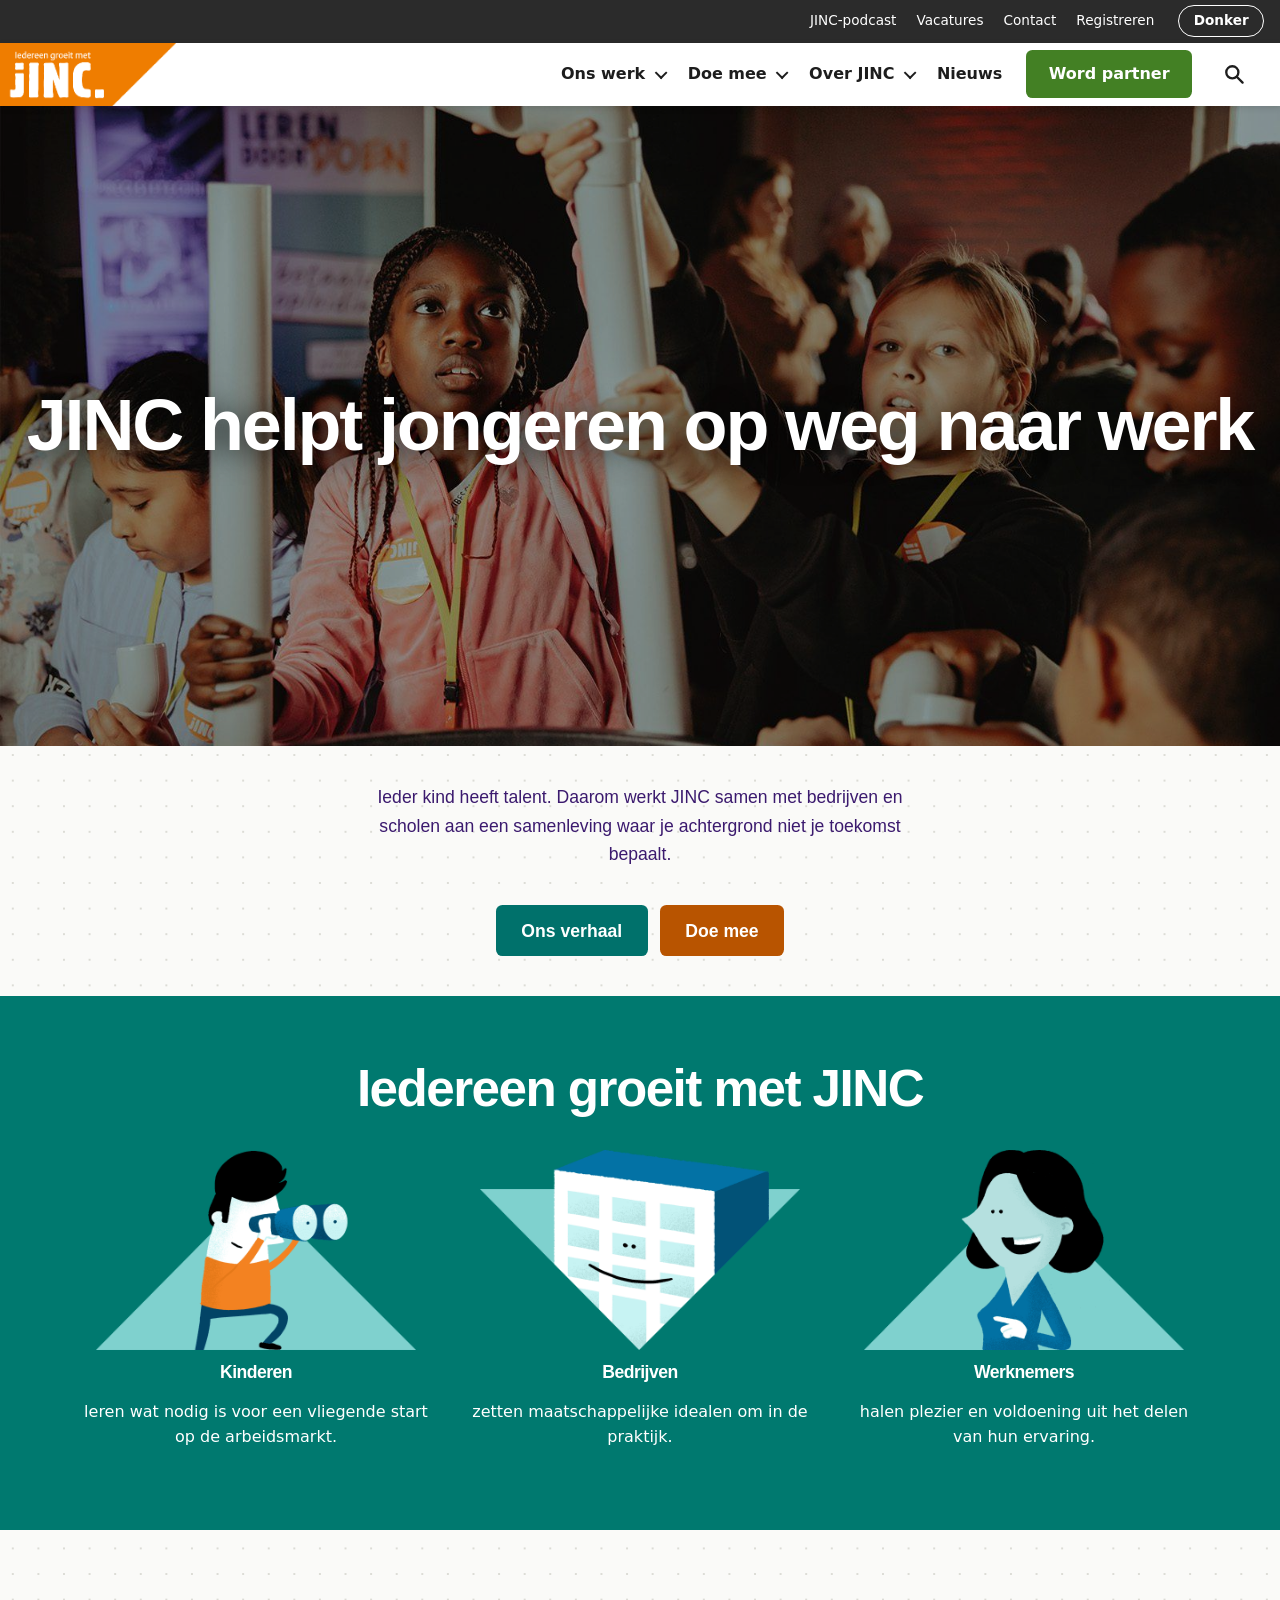
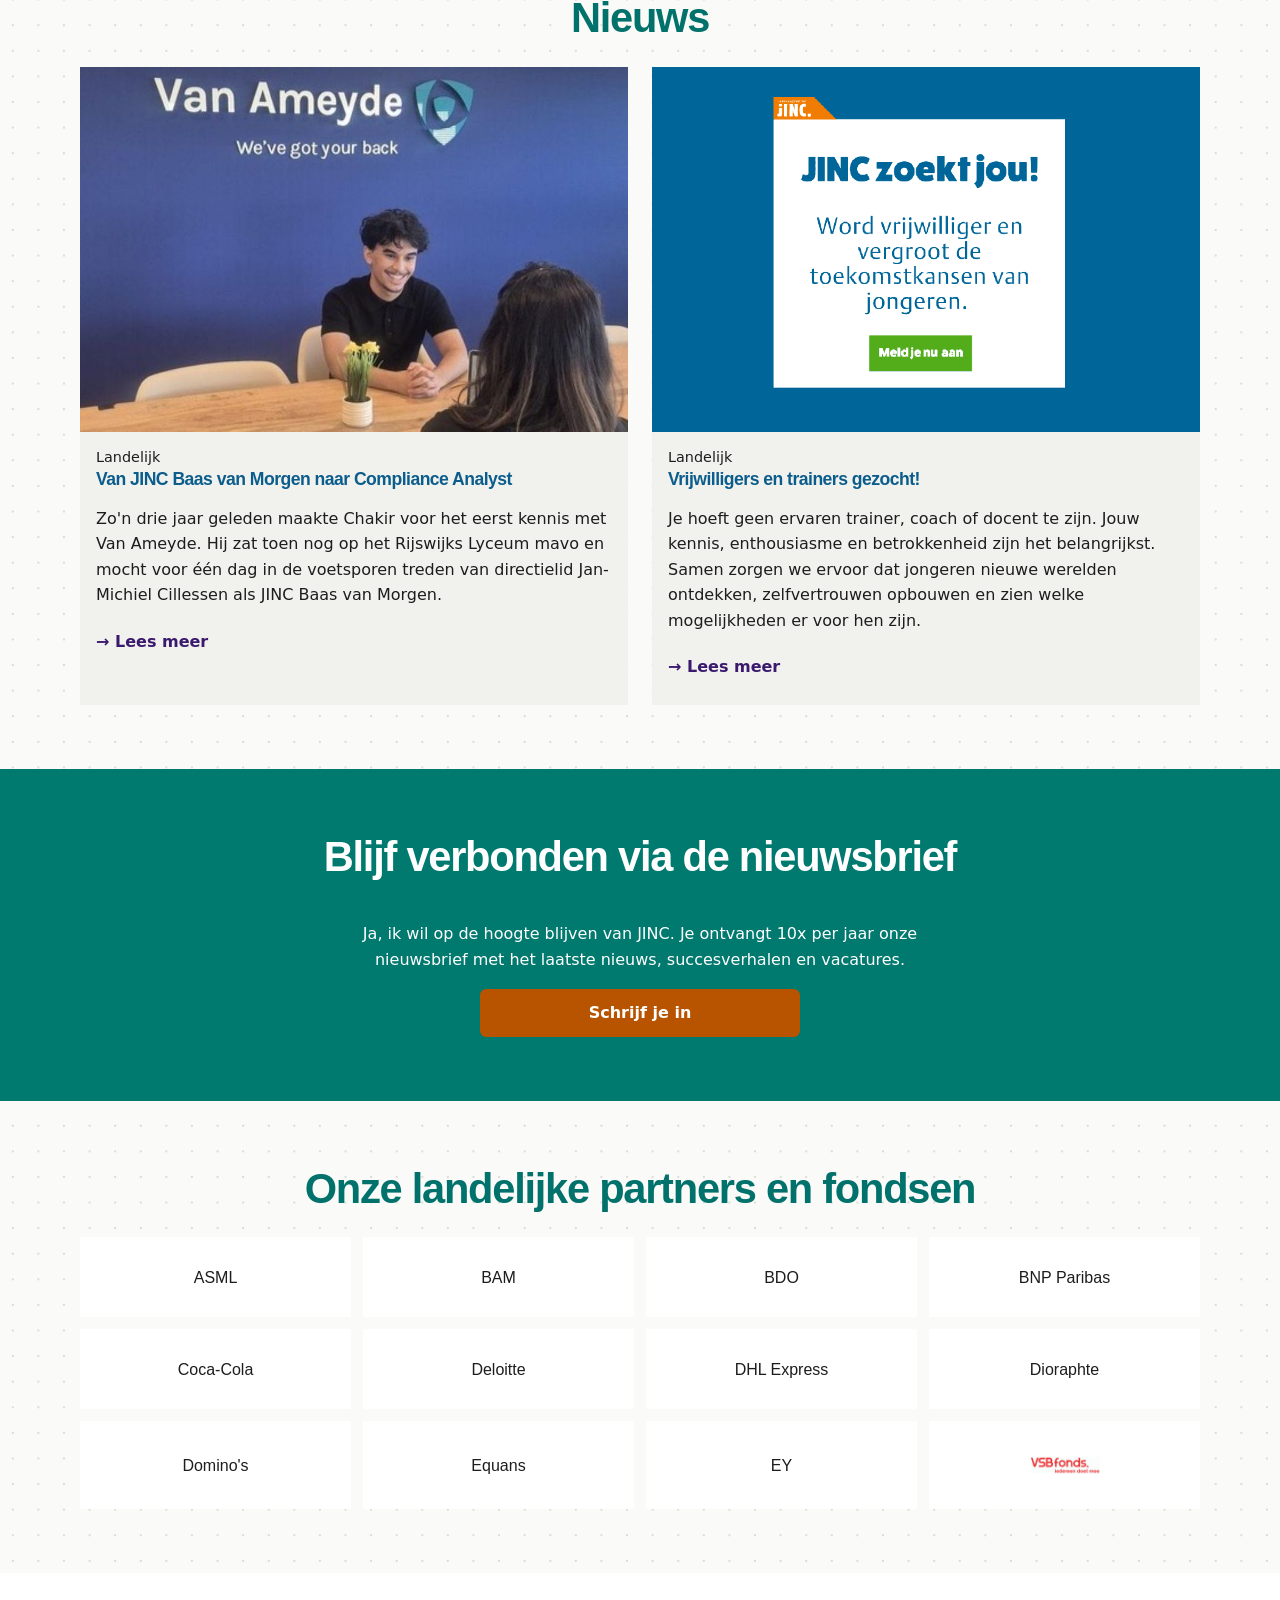
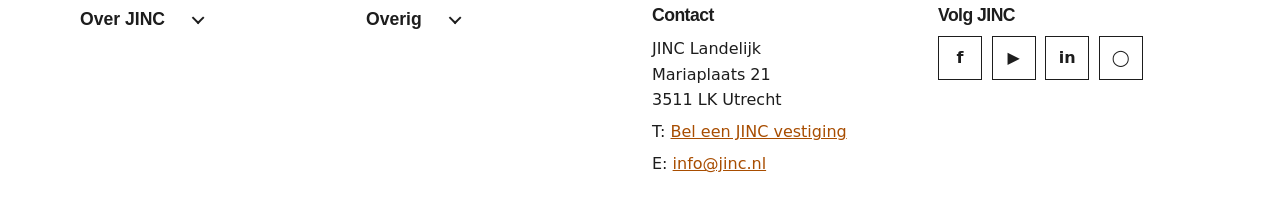
<file: index.html>
<!doctype html>
<html lang="nl">

<head>
	<meta charset="UTF-8">
	<meta name="author" content="JINC webproject">
	<meta name="viewport" content="width=device-width, initial-scale=1">
	<title>JINC - homepage</title>
	<link href="styles/styles.css" rel="stylesheet">
	<link href="styles/home.css" rel="stylesheet">
	<link rel="icon" type="image/svg+xml" href="images/favicon.svg">
</head>

<body>
	<a class="sla-over" href="#main">Ga naar de inhoud</a>

	<!-- topbalk: donkergrijze balk met service-links en de thema-knop -->
	 <!-- we gebruiken semantische html elementen zodat een screenreader 
	  betekenis kan toekennen aan wat het opleest.-->
	  <!-- <div class="topbalk" -->
	<nav aria-label="Service menu" class="topbalk">
		<ul>
			<li><a href="#">JINC-podcast</a></li>
			<li><a href="#">Vacatures</a></li>
			<li><a href="#contact">Contact</a></li>
			<li><a href="#">Registreren</a></li>
		</ul>
		<button class="themaknop" aria-label="Wissel tussen donker en licht thema">Donker</button>
	</nav>
	<!-- </div> -->

	<!-- header: logo, hoofdmenu met uitklaplijsten (details), zoeken en hamburgerknop -->
	<!-- op de homepage staat het logo in de h1 en is het geen link (je bent al op de homepage) -->
	<header>
		<h1 class="logo"><img src="images/logo.png" width="400" height="144" alt="JINC, iedereen groeit met JINC"></h1>

		<!-- hoofdmenu: groot scherm in de header,
		  telefoon schuift het in beeld via de hamburgerknop -->

		  <!-- sluit menu voor mobiel-->
		   <!-- <details> zorgt ervoor dat het uitklapt. -->
		<nav aria-label="Hoofdmenu">
			<button class="sluitknop" aria-label="Sluit menu">&times;</button>
			<ul>
				<li>
					<details>
						<summary>Ons werk</summary>
						<ul>
							<li><a href="missie.html#werk">Onze projecten</a></li>
							<li><a href="#contact">Onze vestigingen</a></li>
							<li><a href="missie.html#cijfers">Onze impact</a></li>
						</ul>
					</details>
				</li>
				<li>
					<details>
						<summary>Doe mee</summary>
						<ul>
							<li><a href="#">Word vrijwilliger</a></li>
							<li><button class="doemee-knop">Schrijf je in voor de nieuwsbrief</button></li>
							<li><a href="index.html#partners">Word partner</a></li>
						</ul>
					</details>
				</li>
				<li>
					<details>
						<summary>Over JINC</summary>
						<ul>
							<li><a href="missie.html">Onze missie</a></li>
							<li><a href="index.html#partners">Onze partners</a></li>
							<li><a href="#">Jaarverslag</a></li>
						</ul>
					</details>
				</li>
				<li><a href="index.html#nieuws">Nieuws</a></li>
				<li><a class="knop knop-groen" href="index.html#partners">Word partner</a></li>
			</ul>
		</nav>

		<!-- zoeken: de knop klapt het zoekveld uit; zoekt op jinc.nl via Google -->
		 <!-- target zorgt ervoor dat je naar een ander tablat gaat. action is de actie
		   die formulier gaat uitvoeren en gaat naar google  as_sitesearch 
		   zie je in de url en q ook. value is dus dat alles binnen wordt opgezocht. -->
		<form class="zoeken" target="_blank" action="https://www.google.com/search">
			<input type="hidden" name="as_sitesearch" value="jinc.nl">
			<label class="onzichtbaar" for="zoekveld">Zoek op jinc.nl</label>
			<input id="zoekveld" type="search" name="q" placeholder="Zoeken...">
			<button type="button" class="zoekknop" aria-label="Zoeken" aria-expanded="false" aria-controls="zoekveld">
				<svg viewBox="0 0 24 24" aria-hidden="true"><circle cx="10" cy="10" r="6.5"></circle><path d="M15 15l6 6"></path></svg>
			</button>
		</form>

		<button class="hamburger" aria-label="Open menu" aria-expanded="false"><span></span></button>
	</header>

	<main>
		<!-- sectie 1: intro met kop, tekst en twee knoppen -->
		<section class="intro">
			<div class="intro-beeld">
				<img src="images/hero.jpg" width="1600" height="1067" alt="Kinderen bouwen samen met witte buizen tijdens een JINC-activiteit">
				<h2>JINC helpt jongeren op weg naar werk</h2>
			</div>
			<p>Ieder kind heeft talent. Daarom werkt JINC samen met bedrijven en scholen aan een samenleving waar je achtergrond niet je toekomst bepaalt.</p>
			<!-- <div class="knoppen"> -->
			<p class="knoppen">
				<a class="knop knop-teal" href="missie.html">Ons verhaal</a>
				<a class="knop knop-oranje" href="#nieuwsbrief">Doe mee</a>
			</p>
			<!-- </div> -->
		</section>

		<!-- sectie 2: iedereen groeit met JINC, drie doelgroepen -->
		<section class="groeit">
			<h2>Iedereen groeit met JINC</h2>
			<ul>
				<li>
					<!-- alt: als het plaatje niet werkt krijg je uitleg over het plaatje en de screenreader leest het op -->
					<img src="images/kinderen.png" width="720" height="450" loading="lazy" alt="Illustratie van een kind met een verrekijker">
					<h3>Kinderen</h3>
					<p>leren wat nodig is voor een vliegende start op de arbeidsmarkt.</p>
				</li>
				<li>
					<img src="images/bedrijven.png" width="720" height="450" loading="lazy" alt="Illustratie van een lachend kantoorgebouw">
					<h3>Bedrijven</h3>
					<p>zetten maatschappelijke idealen om in de praktijk.</p>
				</li>
				<li>
					<img src="images/werknemers.png" width="720" height="450" loading="lazy" alt="Illustratie van een werknemer die wijst">
					<h3>Werknemers</h3>
					<p>halen plezier en voldoening uit het delen van hun ervaring.</p>
				</li>
			</ul>
		</section>

		<!-- sectie 3: nieuws -->
		<section class="nieuws" id="nieuws">
			<h2>Nieuws</h2>
			<ul>
				<li>
					<img src="images/nieuws1.jpg" width="900" height="600" loading="lazy" alt="Twee mensen in gesprek aan een tafel">
					<p class="label">Landelijk</p>
					<h3>Van JINC Baas van Morgen naar Compliance Analyst</h3>
					<p>Zo'n drie jaar geleden maakte Chakir voor het eerst kennis met Van Ameyde. Hij zat toen nog op het Rijswijks Lyceum mavo en mocht voor één dag in de voetsporen treden van directielid Jan-Michiel Cillessen als JINC Baas van Morgen.</p>
					<a class="lees-meer" href="#">Lees meer<span class="onzichtbaar"> over Van JINC Baas van Morgen naar Compliance Analyst</span></a>
				</li>
				<li>
					<img src="images/nieuws2.png" width="900" height="600" loading="lazy" alt="Oproep om vrijwilliger te worden bij JINC">
					<p class="label">Landelijk</p>
					<h3>Vrijwilligers en trainers gezocht!</h3>
					<p>Je hoeft geen ervaren trainer, coach of docent te zijn. Jouw kennis, enthousiasme en betrokkenheid zijn het belangrijkst. Samen zorgen we ervoor dat jongeren nieuwe werelden ontdekken, zelfvertrouwen opbouwen en zien welke mogelijkheden er voor hen zijn.</p>
					<a class="lees-meer" href="#">Lees meer<span class="onzichtbaar"> over Vrijwilligers en trainers gezocht!</span></a>
				</li>
			</ul>
		</section>

		<!-- sectie 4: nieuwsbrief-oproep, opent de pop-up -->
		<section class="nieuwsbrief" id="nieuwsbrief">
			<h2>Blijf verbonden via de nieuwsbrief</h2>
			<p>Ja, ik wil op de hoogte blijven van JINC. Je ontvangt 10x per jaar onze nieuwsbrief met het laatste nieuws, succesverhalen en vacatures.</p>
			<button class="knop knop-oranje doemee-knop">Schrijf je in</button>
		</section>

		<!-- sectie 5: partners (namen als tekst, vervang door logo's) -->
		<section class="partners" id="partners">
			<h2>Onze landelijke partners en fondsen</h2>
			<ul>
				<li>ASML</li>
				<li>BAM</li>
				<li>BDO</li>
				<li>BNP&nbsp;Paribas</li>
				<li>Coca-Cola</li>
				<li>Deloitte</li>
				<li>DHL&nbsp;Express</li>
				<li>Dioraphte</li>
				<li>Domino's</li>
				<li>Equans</li>
				<li>EY</li>
				<li><img src="images/vsb-fonds.png" width="300" height="300" loading="lazy" alt="VSB fonds, iedereen doet mee"></li>
			</ul>
		</section>

	</main>

	<!-- footer: uitklapbare lijsten, contact en social media -->
	<footer>
		<details>
			<summary>Over JINC</summary>
			<ul>
				<li><a href="missie.html">Onze missie</a></li>
				<li><a href="#">Jaarverslag</a></li>
				<li><a href="#">Werken bij JINC</a></li>
			</ul>
		</details>
		<details>
			<summary>Overig</summary>
			<ul>
				<li><a href="#">Privacy</a></li>
				<li><a href="#">Cookies</a></li>
				<li><a href="#">Disclaimer</a></li>
			</ul>
		</details>

		<section id="contact">
			<h2>Contact</h2>
			<p>JINC Landelijk<br>Mariaplaats 21<br>3511 LK Utrecht</p>
			<p>T: <a href="#">Bel een JINC vestiging</a></p>
			<p>E: <a href="mailto:info@jinc.nl">info@jinc.nl</a></p>
		</section>

		<section>
			<h2>Volg JINC</h2>
			<ul class="social">
				<li><a href="#" aria-label="Facebook">f</a></li>
				<li><a href="#" aria-label="YouTube">&#9654;</a></li>
				<li><a href="#" aria-label="LinkedIn">in</a></li>
				<li><a href="#" aria-label="Instagram">&#9711;</a></li>
			</ul>
		</section>
	</footer>

	<!-- pop-up nieuwsbrief: native dialog-element, geopend met JS -->
	<dialog id="nieuwsbrief-popup" aria-labelledby="popup-titel">
		<form method="dialog" class="popup-form">
			<h2 id="popup-titel">Blijf verbonden via de nieuwsbrief</h2>
			<label for="popup-mail">E-mailadres</label>
			<input id="popup-mail" type="email" required placeholder="naam@voorbeeld.nl">
			<p class="popup-melding" role="status"></p>
			<div class="popup-knoppen">
				<button type="submit" class="knop knop-oranje">Schrijf je in</button>
				<button type="button" class="knop knop-teal popup-sluit">Sluiten</button>
			</div>
		</form>
	</dialog>

	<script defer src="scripts/script.js"></script>
</body>

</html>
</file>
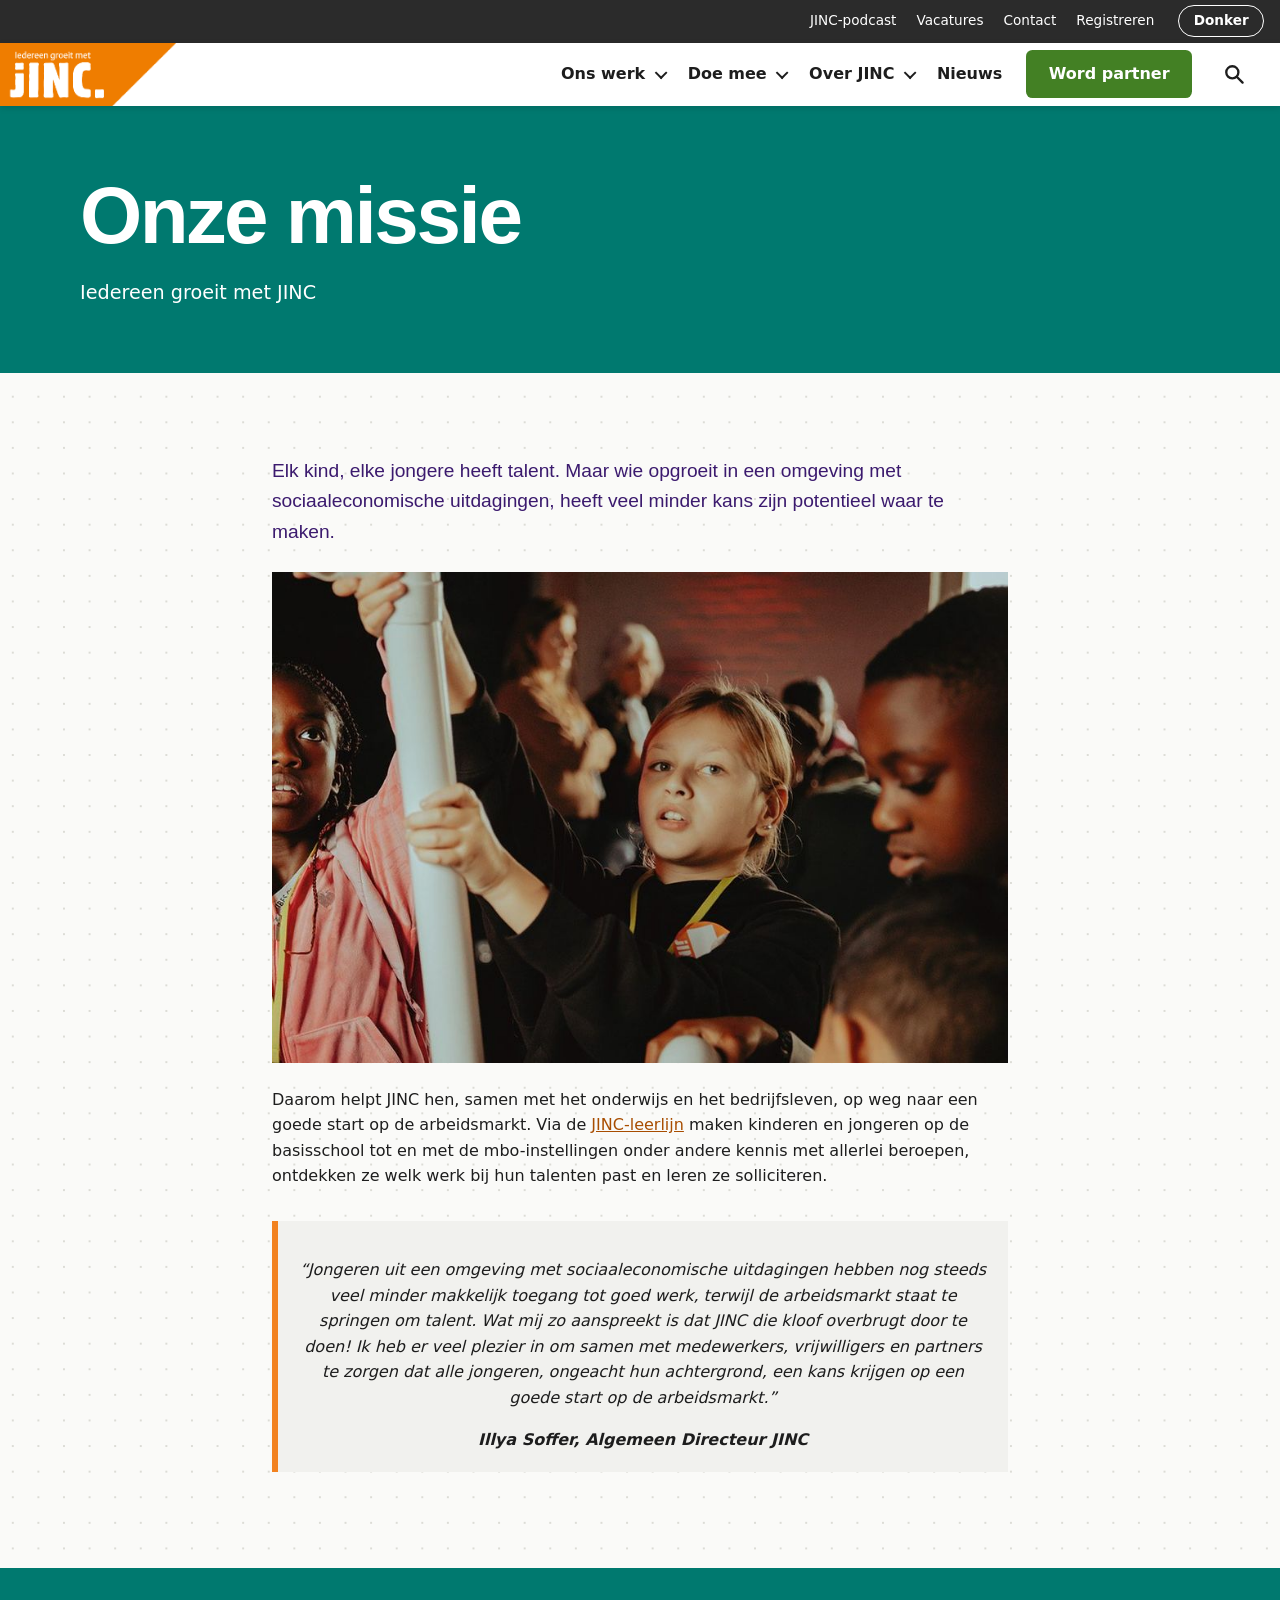
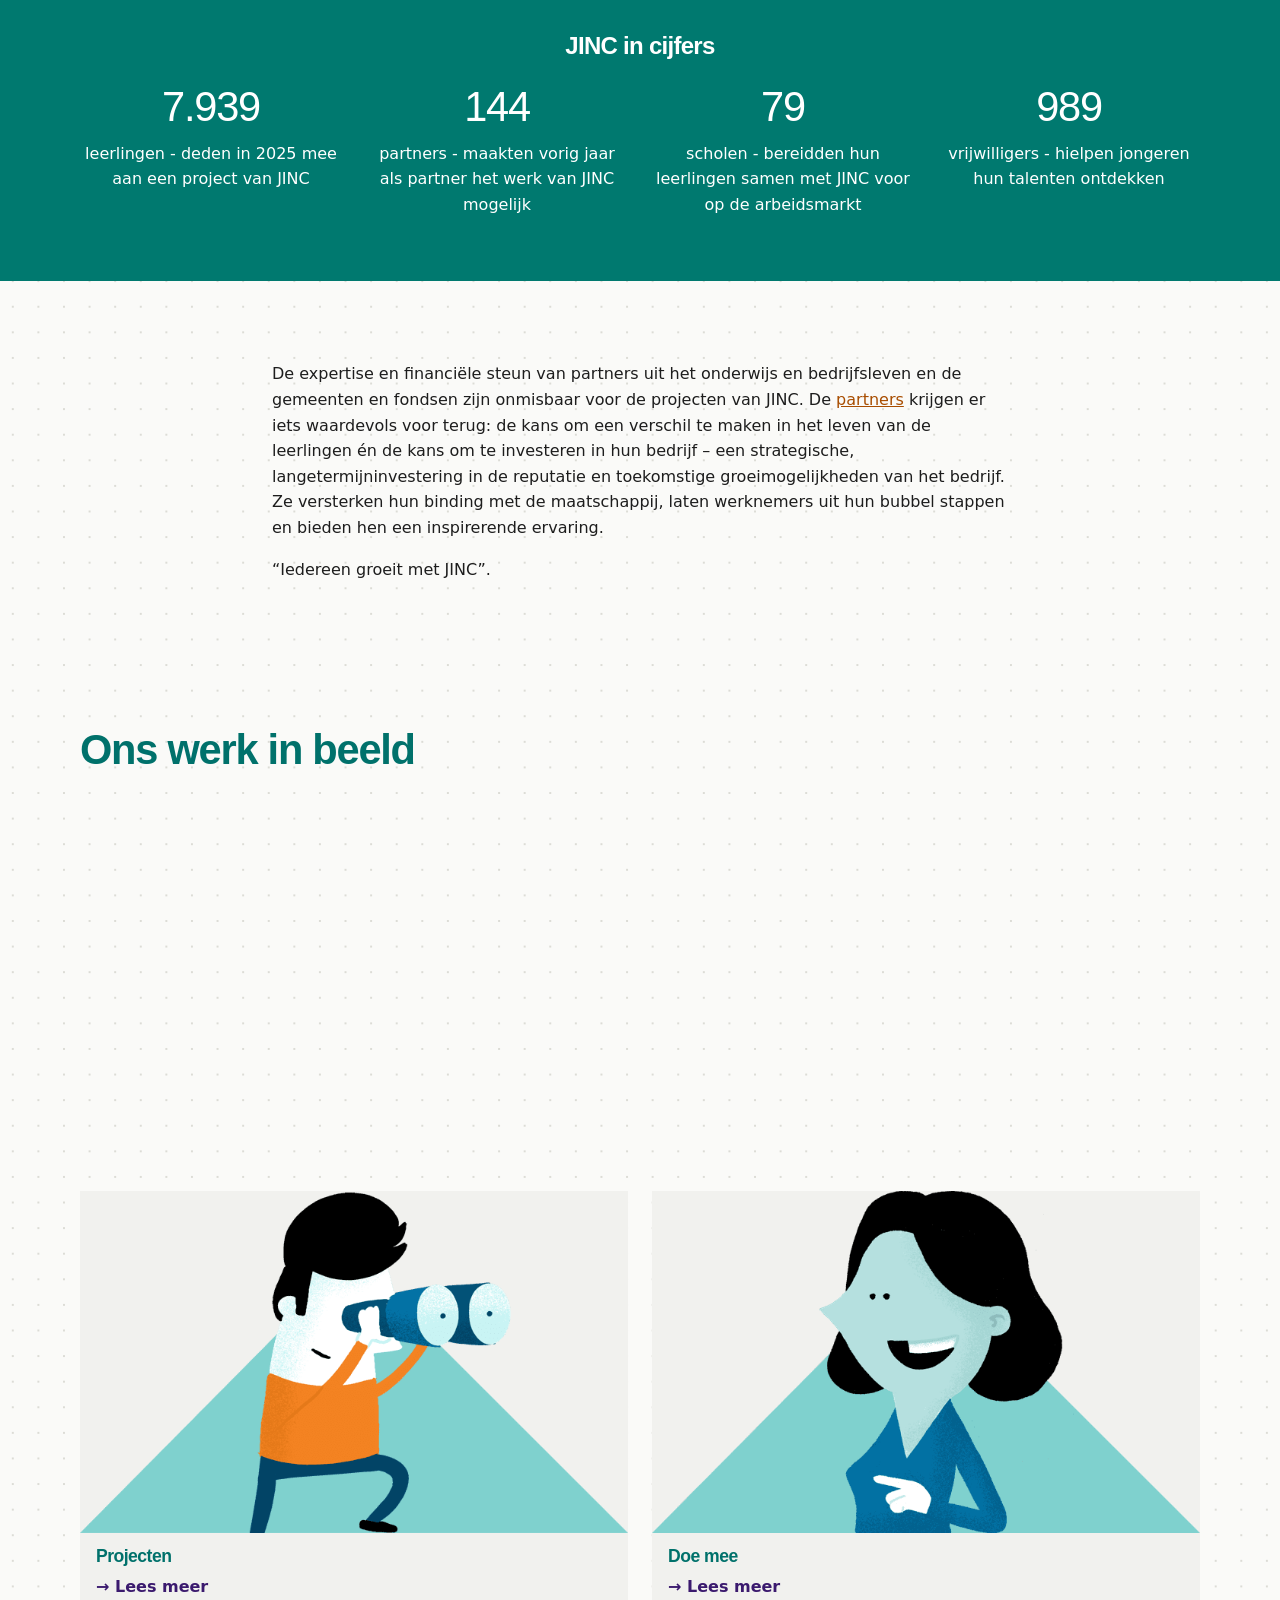
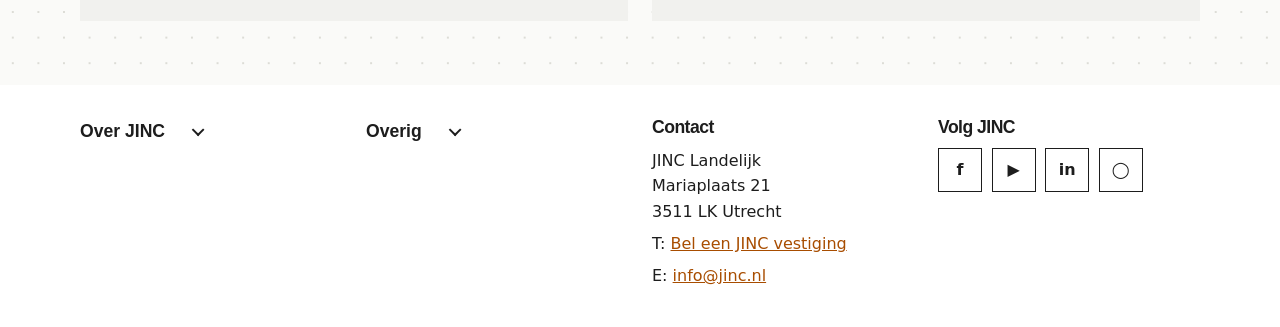
<file: missie.html>
<!doctype html>
<html lang="nl">

<head>
	<meta charset="UTF-8">
	<meta name="author" content="JINC webproject">
	<meta name="viewport" content="width=device-width, initial-scale=1">
	<title>JINC - onze missie</title>
	<link href="styles/styles.css" rel="stylesheet">
	<link href="styles/missie.css" rel="stylesheet">
	<link rel="icon" type="image/svg+xml" href="images/favicon.svg">
</head>

<body>
	<a class="sla-over" href="#main">Ga naar de inhoud</a>

	<!-- topbalk: donkergrijze balk met service-links en de thema-knop -->
	<nav aria-label="Service menu" class="topbalk">
		<ul>
			<li><a href="#">JINC-podcast</a></li>
			<li><a href="#">Vacatures</a></li>
			<li><a href="#contact">Contact</a></li>
			<li><a href="#">Registreren</a></li>
		</ul>
		<button class="themaknop" aria-label="Wissel tussen donker en licht thema">Donker</button>
	</nav>
		
	<!-- header: logo, hoofdmenu met uitklaplijsten (details), zoeken en hamburgerknop -->
	<!-- op de homepage staat het logo in de h1 en is het geen link (je bent al op de homepage) -->
	<header>
		<a class="logo" href="index.html"><img src="images/logo.png" width="400" height="144" alt="JINC, naar de homepage"></a>

		<!-- hoofdmenu: groot scherm in de header, telefoon schuift het in beeld via de hamburgerknop -->
		<nav aria-label="Hoofdmenu">
			<button class="sluitknop" aria-label="Sluit menu">&times;</button>
			<ul>
				<li>
					<details>
						<summary>Ons werk</summary>
						<ul>
							<li><a href="missie.html#werk">Onze projecten</a></li>
							<li><a href="#contact">Onze vestigingen</a></li>
							<li><a href="missie.html#cijfers">Onze impact</a></li>
						</ul>
					</details>
				</li>
				<li>
					<details>
						<summary>Doe mee</summary>
						<ul>
							<li><a href="#">Word vrijwilliger</a></li>
							<li><button class="doemee-knop">Schrijf je in voor de nieuwsbrief</button></li>
							<li><a href="index.html#partners">Word partner</a></li>
						</ul>
					</details>
				</li>
				<li>
					<details>
						<summary>Over JINC</summary>
						<ul>
							<li><a href="missie.html" aria-current="page">Onze missie</a></li>
							<li><a href="index.html#partners">Onze partners</a></li>
							<li><a href="#">Jaarverslag</a></li>
						</ul>
					</details>
				</li>
				<li><a href="index.html#nieuws">Nieuws</a></li>
				<li><a class="knop knop-groen" href="index.html#partners">Word partner</a></li>
			</ul>
		</nav>

		<!-- zoeken: de knop klapt het zoekveld uit; zoekt op jinc.nl via Google -->
		<form class="zoeken" role="search" action="https://www.google.com/search">
			<input type="hidden" name="as_sitesearch" value="jinc.nl">
			<label class="onzichtbaar" for="zoekveld">Zoek op jinc.nl</label>
			<input id="zoekveld" type="search" name="q" placeholder="Zoeken...">
			<button type="button" class="zoekknop" aria-label="Zoeken" aria-expanded="false" aria-controls="zoekveld">
				<svg viewBox="0 0 24 24" aria-hidden="true"><circle cx="10" cy="10" r="6.5"></circle><path d="M15 15l6 6"></path></svg>
			</button>
		</form>

		<button class="hamburger" aria-label="Open menu" aria-expanded="false"><span></span></button>
	</header>

	<main id="main">

		<!-- sectie 1: kop en slogan -->
		<section class="intro">
			<h1>Onze missie</h1>
			<p>Iedereen groeit met JINC</p>
		</section>

		<!-- sectie 2: missie-tekst, foto en citaat -->
		<section class="verhaal">
			<p class="lead">Elk kind, elke jongere heeft talent. Maar wie opgroeit in een omgeving met sociaaleconomische uitdagingen, heeft veel minder kans zijn potentieel waar te maken.</p>
			<img src="images/missie-foto.jpg" width="900" height="600" loading="lazy" alt="Kinderen werken samen aan een opdracht tijdens een JINC-project">
			<p>Daarom helpt JINC hen, samen met het onderwijs en het bedrijfsleven, op weg naar een goede start op de arbeidsmarkt. Via de <a href="#">JINC-leerlijn</a> maken kinderen en jongeren op de basisschool tot en met de mbo-instellingen onder andere kennis met allerlei beroepen, ontdekken ze welk werk bij hun talenten past en leren ze solliciteren.</p>
			<blockquote>
				<p>&ldquo;Jongeren uit een omgeving met sociaaleconomische uitdagingen hebben nog steeds veel minder makkelijk toegang tot goed werk, terwijl de arbeidsmarkt staat te springen om talent. Wat mij zo aanspreekt is dat JINC die kloof overbrugt door te doen! Ik heb er veel plezier in om samen met medewerkers, vrijwilligers en partners te zorgen dat alle jongeren, ongeacht hun achtergrond, een kans krijgen op een goede start op de arbeidsmarkt.&rdquo;</p>
				<footer>Illya Soffer, Algemeen Directeur JINC</footer>
			</blockquote>
		</section>

		<!-- sectie 3: cijfers, tellen op in beeld (JS) -->
		<section class="cijfers" id="cijfers">
			<h2>JINC in cijfers</h2>
			<ul>
				<li><span class="stat-getal" data-eind="9208">9.208</span> leerlingen - deden in 2025 mee aan een project van JINC</li>
				<li><span class="stat-getal" data-eind="167">167</span> partners - maakten vorig jaar als partner het werk van JINC mogelijk</li>
				<li><span class="stat-getal" data-eind="92">92</span> scholen - bereidden hun leerlingen samen met JINC voor op de arbeidsmarkt</li>
				<li><span class="stat-getal" data-eind="1147">1.147</span> vrijwilligers - hielpen jongeren hun talenten ontdekken</li>
			</ul>
		</section>

		<section class="verhaal">
			<p>De expertise en financiële steun van partners uit het onderwijs en bedrijfsleven en de gemeenten en fondsen zijn onmisbaar voor de projecten van JINC. De <a href="index.html#partners">partners</a> krijgen er iets waardevols voor terug: de kans om een verschil te maken in het leven van de leerlingen én de kans om te investeren in hun bedrijf – een strategische, langetermijninvestering in de reputatie en toekomstige groeimogelijkheden van het bedrijf. Ze versterken hun binding met de maatschappij, laten werknemers uit hun bubbel stappen en bieden hen een inspirerende ervaring.</p>
			<p>&ldquo;Iedereen groeit met JINC&rdquo;.</p>
		</section>

		<!-- sectie 4: video en projecten -->
		<section class="werk" id="werk">
			<h2>Ons werk in beeld</h2>
			<!-- TODO: vervang srcdoc door src="[Vimeo-embed-url van 'JINC in het kort']" -->
<iframe title="vimeo-player" src="https://player.vimeo.com/video/1025046850?h=c74a04eaa2" width="640" height="360" frameborder="0" referrerpolicy="strict-origin-when-cross-origin" allow="autoplay; fullscreen; picture-in-picture; clipboard-write; encrypted-media; web-share"   allowfullscreen></iframe>			<ul>
				<li>
					<img src="images/kinderen.png" width="720" height="450" loading="lazy" alt="">
					<h3>Projecten</h3>
					<a class="lees-meer" href="#">Lees meer<span class="onzichtbaar"> over de projecten</span></a>
				</li>
				<li>
					<img src="images/werknemers.png" width="720" height="450" loading="lazy" alt="">
					<h3>Doe mee</h3>
					<a class="lees-meer" href="#">Lees meer<span class="onzichtbaar"> over meedoen</span></a>
				</li>
			</ul>
		</section>

	</main>

	<!-- footer: uitklapbare lijsten, contact en social media -->
	<footer>
		<details>
			<summary>Over JINC</summary>
			<ul>
				<li><a href="missie.html">Onze missie</a></li>
				<li><a href="#">Jaarverslag</a></li>
				<li><a href="#">Werken bij JINC</a></li>
			</ul>
		</details>
		<details>
			<summary>Overig</summary>
			<ul>
				<li><a href="#">Privacy</a></li>
				<li><a href="#">Cookies</a></li>
				<li><a href="#">Disclaimer</a></li>
			</ul>
		</details>

		<section id="contact">
			<h2>Contact</h2>
			<p>JINC Landelijk<br>Mariaplaats 21<br>3511 LK Utrecht</p>
			<p>T: <a href="#">Bel een JINC vestiging</a></p>
			<p>E: <a href="mailto:info@jinc.nl">info@jinc.nl</a></p>
		</section>

		<section>
			<h2>Volg JINC</h2>
			<ul class="social">
				<li><a href="#" aria-label="Facebook">f</a></li>
				<li><a href="#" aria-label="YouTube">&#9654;</a></li>
				<li><a href="#" aria-label="LinkedIn">in</a></li>
				<li><a href="#" aria-label="Instagram">&#9711;</a></li>
			</ul>
		</section>
	</footer>

	<!-- pop-up nieuwsbrief: native dialog-element, geopend met JS -->
	<dialog id="nieuwsbrief-popup" aria-labelledby="popup-titel">
		<form method="dialog" class="popup-form">
			<h2 id="popup-titel">Blijf verbonden via de nieuwsbrief</h2>
			<label for="popup-mail">E-mailadres</label>
			<input id="popup-mail" type="email" required placeholder="naam@voorbeeld.nl">
			<p class="popup-melding" role="status"></p>
			<div class="popup-knoppen">
				<button type="submit" class="knop knop-oranje">Schrijf je in</button>
				<button type="button" class="knop knop-teal popup-sluit">Sluiten</button>
			</div>
		</form>
	</dialog>

	<script defer src="scripts/script.js"></script>
</body>

</html>
</file>
<file: styles/styles.css>
/**************/
/* CSS REMEDY */
/**************/
*,
*::after,
*::before {
	box-sizing: border-box;
}

button,
summary {
	cursor: pointer;
	border: none;
	background-color: transparent;
	padding: 0;
	font: inherit;
	color: inherit;
}

/* geen standaard driehoekje bij details, we tekenen zelf een pijltje */
/* bron: https://developer.mozilla.org/en-US/docs/Web/HTML/Element/details */
summary {
	list-style: none;
}

summary::-webkit-details-marker {
	display: none;
}

img {
	max-width: 100%;
	height: auto;
	display: block;
}

ul {
	list-style: none;
	margin: 0;
	padding: 0;
}

/*********************/
/* CUSTOM PROPERTIES */
/*********************/
/* bron: https://developer.mozilla.org/en-US/docs/Web/CSS/Using_CSS_custom_properties */

:root {
	--color-teal: #00a59c;
	--color-teal-donker: #00716b;
	--color-vlak: #00796f; 
	--color-oranje: #f28220;
	--color-groen: #438024; 
	--color-paars: #350b5f;
	--color-paars-tekst: #3b1a6e;
	--color-topbalk: #2b2b2b;
	--color-background: #fafaf8;
	--color-background-kaart: #f1f1ee;
	--color-text: #1d1d1d;
	--color-headings: #00716b;
	--color-link: #a84d00;
	--color-header: #ffffff;
	--color-nav: #ffffff;
	--color-stip: #dcdcd6;
	--color-focus: #3b1a6e;
	--font-kop: 'Arial Black', 'Helvetica Neue', Arial, sans-serif;
	--font-tekst: system-ui, 'Segoe UI', Arial, sans-serif;
	--uitklaptijd: .4s;
}

/* donkere modus: alleen de custom properties worden overschreven */
.donker-modus {
	--color-background: #0f2423;
	--color-background-kaart: #173231;
	--color-text: #f1f1ee;
	--color-headings: #5fe0d6;
	--color-link: #ffb066;
	--color-header: #0a1918;
	--color-nav: #0a1918;
	--color-stip: #1f3a39;
	--color-paars-tekst: #e9ddff;
	--color-focus: #ffffff;
}

/*********************/
/* ALGEMENE STYLING  */
/*********************/

html {
	scroll-padding-top: 5rem; /* ankerlinks verdwijnen niet onder de vaste header */
}

body {
	margin: 0;
	background-color: var(--color-background);
	/* surface plane: subtiel stippenpatroon op de achtergrond */
	/* bron: https://developer.mozilla.org/en-US/docs/Web/CSS/gradient/radial-gradient */
	background-image: radial-gradient(var(--color-stip) 1.5px, transparent 1.5px);
	background-size: 1.6rem 1.6rem;
	color: var(--color-text);
	font-family: var(--font-tekst);
	line-height: 1.6;
}

h1,
h2,
h3 {
	font-family: var(--font-kop);
	line-height: 1.15;
	letter-spacing: -0.03em;
	margin: 0 0 .6em;
}

a {
	color: var(--color-link);
}

main section {
	padding: 2.5rem 1.25rem;
}

main section>* {
	max-width: 70rem;
	margin-inline: auto;
}

/* wel voor de screenreader, niet in beeld */
/* bron: https://www.a11yproject.com/posts/how-to-hide-content/ */
.onzichtbaar,
.sla-over:not(:focus) {
	position: absolute;
	width: 1px;
	height: 1px;
	overflow: hidden;
	clip-path: inset(50%);
}

.sla-over {
	position: absolute;
	z-index: 20;
	padding: .75rem;
	background-color: #fff;
	color: #000;
}

/* pijltje bij elke uitklaplijst (menu en footer), draait om als hij open is */
summary::after {
	content: "";
	flex-shrink: 0;
	width: .55rem;
	height: .55rem;
	margin-left: .6rem;
	border-right: .16em solid currentColor;
	border-bottom: .16em solid currentColor;
	transform: rotate(45deg) translateY(-.15rem);
	transition: transform .2s;
}

details[open]>summary::after {
	transform: rotate(225deg);
}

/*** KNOPPEN ***/

.knop {
	display: inline-block;
	min-height: 2.75rem;
	padding: .7rem 1.6rem;
	border-radius: .4rem;
	font-weight: 700;
	text-align: center;
	text-decoration: none;
	color: #fff;
}

.knop-teal {
	background-color: var(--color-teal-donker);
}

.knop-oranje {
	background-color: #b85400;
}

.knop-groen {
	background-color: var(--color-groen);
}

/* 'Lees meer'-links (homepage en missiepagina) */
.lees-meer {
	display: inline-block;
	padding-block: .3rem; /* groter klikvlak */
	font-weight: 700;
	color: var(--color-paars-tekst);
	text-decoration: none;
}

.lees-meer::before {
	content: "→ ";
}

/************/
/** STATES **/
/************/

/** hover **/

/* hoverkleur met genoeg contrast in licht én donker thema */
a:hover,
header nav summary:hover {
	color: var(--color-headings);
}

.knop:hover {
	transform: scale(1.04);
	color: #fff;
}

.lees-meer:hover {
	text-decoration: underline;
}

.topbalk a:hover {
	color: #fff;
	text-decoration: underline;
}

.themaknop:hover {
	background-color: var(--color-vlak);
}

header nav details a:hover,
header nav details button:hover {
	color: #ffb066;
}

/** focus **/

a:focus-visible,
button:focus-visible,
summary:focus-visible,
input:focus-visible {
	outline: .2em solid var(--color-focus);
	outline-offset: .2em;
}

/* op donkere vlakken een witte focusrand */
.topbalk :focus-visible,
header nav details ul :focus-visible {
	outline-color: #fff;
}

/** active **/

.knop:active,
.themaknop:active,
.zoekknop:active,
.hamburger:active {
	transform: translateY(.1em);
}

/*************/
/** TOPBALK **/
/*************/

.topbalk {
	display: flex;
	flex-wrap: wrap; /* bij hele smalle schermen of grote letters mag het naar een tweede regel */
	align-items: center;
	justify-content: flex-end;
	gap: .25rem 1.5rem;
	padding: .2rem 1rem;
	background-color: var(--color-topbalk);
	font-size: .85rem;
	color: #fff;
}

.topbalk ul {
	display: flex;
	flex-wrap: wrap;
	gap: 0 1.25rem;
}

.topbalk a {
	display: inline-block;
	padding-block: .45rem; /* groter klikvlak */
	color: #fff;
	text-decoration: none;
}

.themaknop {
	min-height: 2rem;
	padding: 0 .9rem;
	border: .12em solid #fff;
	border-radius: 2em;
	font-weight: 700;
	color: #fff;
}

/************/
/** HEADER **/
/************/

header {
	position: sticky;
	top: 0;
	z-index: 10;
	display: flex;
	align-items: center;
	gap: .25rem;
	padding-right: .75rem;
	background-color: var(--color-header);
	box-shadow: 0 .1rem .4rem rgba(0, 0, 0, .12);
}

/* logo: h1 op de homepage, link op de andere pagina */
.logo {
	margin: 0 auto 0 0;
	line-height: 0;
}

.logo img {
	width: 8.5rem;
}

/*** zoeken ***/

.zoeken {
	display: flex;
	align-items: center;
}

.zoekknop,
.hamburger {
	display: grid;
	place-items: center;
	width: 2.75rem;
	height: 2.75rem;
	color: var(--color-text);
}

/* vergrootglas getekend met svg; kleur volgt de tekstkleur */
.zoekknop svg {
	width: 1.4rem;
	height: 1.4rem;
	fill: none;
	stroke: currentColor;
	stroke-width: 2.5;
	stroke-linecap: round;
}

/* telefoon: het zoekveld klapt uit onder de header, over de volle breedte */
#zoekveld {
	position: absolute;
	top: 100%;
	left: 0;
	right: 0;
	padding: .8rem 1rem;
	border: none;
	border-bottom: .15em solid var(--color-teal-donker);
	background-color: var(--color-header);
	color: var(--color-text);
	font: inherit;
	visibility: hidden;
	opacity: 0;
	transition: opacity .2s, visibility .2s;
}

.zoeken.open #zoekveld {
	visibility: visible;
	opacity: 1;
	transition: opacity .2s, visibility 0s; /* meteen zichtbaar, zodat het veld direct focus kan krijgen */
}

/*** hamburgerknop: een span en twee pseudo-elementen ***/

.hamburger span,
.hamburger span::before,
.hamburger span::after {
	display: block;
	width: 1.6rem;
	height: .2rem;
	background-color: currentColor;
	content: "";
}

.hamburger span {
	position: relative;
}

.hamburger span::before {
	position: absolute;
	top: -.5rem;
}

.hamburger span::after {
	position: absolute;
	top: .5rem;
}

/*********************************************/
/** NAV (telefoon: uitklapmenu van rechts) **/
/*********************************************/

header nav {
	position: fixed;
	inset: 0 0 0 auto;
	z-index: 15;
	width: min(21rem, 88vw);
	padding: 4rem 1.5rem 1.5rem;
	overflow-y: auto;
	background-color: var(--color-nav);
	box-shadow: -.5rem 0 2rem rgba(0, 0, 0, .25);
	transform: translateX(100%);
	visibility: hidden;
	transition: transform var(--uitklaptijd), visibility var(--uitklaptijd);
}

/* bij openen meteen zichtbaar (visibility 0s), zodat de sluitknop direct focus kan krijgen;
   bij dichtklappen pas onzichtbaar na het uitschuiven */
header nav.menuopenklappen {
	transform: translateX(0);
	visibility: visible;
	transition: transform var(--uitklaptijd), visibility 0s;
}

.sluitknop {
	position: absolute;
	top: .5rem;
	right: .75rem;
	width: 2.75rem;
	height: 2.75rem;
	font-size: 2rem;
}

/* menu-items: links en de kopjes van de uitklaplijsten */
header nav li a,
header nav summary {
	display: flex;
	align-items: center;
	min-height: 2.75rem;
	padding: .7rem 0;
	font-family: var(--font-kop);
	font-size: 1.2rem;
	color: var(--color-text);
	text-decoration: none;
}

/* het paarse paneel van een uitklaplijst */
header nav details ul {
	padding: .5rem 1.25rem;
	background-color: var(--color-paars);
}

header nav details a,
header nav details button {
	display: block;
	width: 100%;
	min-height: 2.75rem;
	padding: .7rem 0;
	font-family: var(--font-tekst);
	font-size: 1.05rem;
	font-weight: 600;
	text-align: left;
	color: #fff;
}

/* de pagina waar je nu bent */
header nav details [aria-current] {
	text-decoration: underline;
	text-decoration-thickness: .15em;
}

header nav a.knop {
	display: inline-block;
	margin-top: .75rem;
	padding: .7rem 1.4rem;
	font-family: var(--font-tekst);
	font-size: 1rem;
	color: #fff;
}

/************/
/** FOOTER **/
/************/
/* body>footer: alleen de footer van de pagina, niet de footer in het citaat */

body>footer {
	padding: 2rem 1.25rem;
	background-color: var(--color-header);
}

body>footer>* {
	max-width: 70rem;
	margin-inline: auto;
}

footer details {
	border-bottom: .1em solid var(--color-stip);
}

footer summary {
	display: flex;
	justify-content: space-between;
	align-items: center;
	min-height: 2.75rem;
	padding: 1rem 0;
	font-family: var(--font-kop);
	font-weight: 700;
}

footer details li a {
	display: block;
	padding: .4rem 0;
}

footer h2 {
	margin-top: 1.5rem;
	font-size: 1.1rem;
	color: var(--color-text);
}

footer p {
	margin: .4rem 0;
}

.social {
	display: flex;
	gap: .6rem;
}

.social a {
	display: grid;
	place-items: center;
	width: 2.75rem;
	height: 2.75rem;
	border: .1em solid var(--color-text);
	font-weight: 700;
	text-decoration: none;
	color: var(--color-text);
}

/*****************************/
/** POP-UP NIEUWSBRIEF (dialog) **/
/*****************************/

dialog {
	width: min(30rem, 92vw);
	padding: 1.5rem;
	border: .2em solid var(--color-teal);
	border-radius: .8rem;
	background-color: var(--color-background);
	color: var(--color-text);
}

dialog::backdrop {
	background-color: rgba(10, 25, 24, .7);
}

dialog[open] {
	animation: popup-in .3s ease-out;
}

@keyframes popup-in {
	from {
		opacity: 0;
		transform: translateY(1.5rem) scale(.96);
	}
}

.popup-form h2 {
	font-size: 1.4rem;
	color: var(--color-headings);
}

.popup-form input {
	display: block;
	width: 100%;
	min-height: 2.75rem;
	margin-top: .3rem;
	padding: .5rem .8rem;
	border: .15em solid var(--color-teal);
	border-radius: .4rem;
	font: inherit;
}

.popup-melding {
	min-height: 1.6em;
	font-weight: 700;
}

.popup-knoppen {
	display: flex;
	flex-wrap: wrap;
	gap: .75rem;
}

/***************************************/
/** RESPONSIVE: groot scherm (54em+) **/
/***************************************/

/* hier heb ik gekonzen voor een grotere breekpunt omdat het beter werkte navigatie en de footer */

@media (min-width: 54em) {
	main section {
		padding: 4rem 2rem;
	}

	/* hamburgermenu niet meer nodig: het menu staat gewoon in de header */
	.hamburger,
	.sluitknop {
		display: none;
	}

	header {
		gap: 1rem;
		padding-right: 1.5rem;
	}

	.logo img {
		width: 11rem;
	}

	header nav {
		position: static;
		width: auto;
		padding: 0;
		overflow: visible;
		background: none;
		box-shadow: none;
		transform: none;
		visibility: visible;
		transition: none;
	}

	/* alleen de bovenste lijst in een rij, de paarse panelen blijven onder elkaar */
	header nav>ul {
		display: flex;
		align-items: center;
		gap: 1.5rem;
	}

	header nav>ul>li {
		position: relative;
	}

	header nav li a,
	header nav summary {
		font-family: var(--font-tekst);
		font-size: 1rem;
		font-weight: 700;
	}

	/* paars paneel klapt uit onder het kopje */
	header nav details ul {
		position: absolute;
		top: calc(100% + .9rem);
		left: -1.5rem;
		min-width: 17rem;
		padding: 1rem 1.5rem;
		box-shadow: 0 .5rem 1.5rem rgba(0, 0, 0, .3);
	}

	header nav a.knop {
		margin-top: 0;
	}

	/* groot scherm: het zoekveld schuift open naast het vergrootglas */
	#zoekveld {
		position: static;
		width: 0;
		padding: .45rem 0;
		border: .15em solid transparent;
		border-radius: 2em;
		transition: width .3s, padding .3s, opacity .3s, visibility .3s;
	}

	.zoeken.open #zoekveld {
		width: 14rem;
		padding-inline: .9rem;
		border-color: var(--color-teal-donker);
		transition: width .3s, padding .3s, opacity .3s, visibility 0s;
	}

	/* vier kolommen; de padding houdt de inhoud even breed als de rest van de pagina (70rem) */
	body>footer {
		display: grid;
		grid-template-columns: repeat(4, 1fr);
		gap: 1.5rem;
		align-items: start;
		padding-inline: max(2rem, calc((100% - 70rem) / 2));
	}

	body>footer>* {
		margin-inline: 0;
	}

	footer summary {
		justify-content: start;
		gap: 1em;
		padding-top: 0;
		font-size: 1.1rem;
	}

	footer h2 {
		margin-top: 0;
	}

	footer details {
		border: none;
	}
}

/* wie minder beweging wil, krijgt geen animaties */
/* bron: https://developer.mozilla.org/en-US/docs/Web/CSS/@media/prefers-reduced-motion */
@media (prefers-reduced-motion: reduce) {

	*,
	*::before,
	*::after {
		animation: none !important;
		transition: none !important;
	}
}
</file>
<file: styles/home.css>
/*css voor de homepagina*/

/* sectie 1: intro, tekst over foto */
.intro {
	display: grid;
	gap: 1.25rem;
	padding: 0 0 2.5rem;
	text-align: center;
}

/* de kop ligt los bovenop de foto (position: absolute), zo blijft hij altijd zichtbaar */
/* max-width en margin terugzetten: anders krimpt de foto tot een blok in het midden */
main .intro-beeld {
	position: relative;
	max-width: none;
	margin-inline: 0;
}

/* foto van rand tot rand; de verhouding (breed : hoog) groeit mee met het scherm, nooit vierkant */
/* bron: https://developer.mozilla.org/en-US/docs/Web/CSS/aspect-ratio */
.intro img {
	width: 100%;
	height: auto;
	aspect-ratio: 3 / 2;
	max-height: 75vh;
	object-fit: cover;
	object-position: center 35%; /* de gezichten blijven in beeld */
	filter: brightness(.7); /* donkerder, zodat de witte kop leesbaar blijft */
}

.intro h2 {
	position: absolute;
	inset: 0;
	z-index: 1;
	display: grid;
	place-items: center;
	margin: 0;
	padding: 0 1.25rem;
	font-size: clamp(2.2rem, 9vw, 4.5rem);
	font-weight: 900;
	line-height: 1.1;
	text-wrap: balance;
	color: #fff;
	text-shadow: 0 .05em .4em rgba(0, 0, 0, .7);
}

.intro p {
	max-width: 36rem;
	padding: 0 1.25rem;
	margin-inline: auto;
	font-family: var(--font-kop);
	font-size: 1.1rem;
	color: var(--color-paars-tekst);
}

.knoppen {
	display: flex;
	gap: .75rem;
	padding: 0 1.25rem;
	max-width: 24rem;
	margin-inline: auto;
	margin-block: 0;
}

/* sectie 2: groeit, teal vlak met drie kaarten */
.groeit {
	background-color: var(--color-vlak);
	text-align: center;
	color: #fff;
}

.groeit h2 {
	font-size: clamp(2rem, 7vw, 3.2rem);
	color: #fff;
}

.groeit ul {
	display: grid;
	gap: 2rem;
}

.groeit img {
	margin-inline: auto;
	width: min(20rem, 100%);
}

.groeit h3 {
	margin: .8rem 0 .2rem;
	font-size: 1.1rem;
}

/* de drie plaatjes springen: eenmalig als ze in beeld komen (JS) en bij hover of aanraken */
/* bron: https://developer.mozilla.org/en-US/docs/Web/CSS/@keyframes */
/*  dit zorgt ervoor dat ie dus springt eerst veel omhoog en dan een beetje*/
@keyframes spring {

	0% {
		transform: translateY(0);
	}

	25% {
		transform: translateY(-1.5rem);
	}

	50% {
		transform: translateY(0);
	}

	70% {
		transform: translateY(-.6rem);
	}

	100% {
		transform: translateY(0);
	}
}

/* vertraging zodat ze niet tegelijkertijd springen 
(alleen met het scrollen niet als je hovert (dus erlangs gaat) */
.groeit li.springt img {
	animation: spring .8s ease-out var(--vertraging, 0s);
}

.groeit li:hover img {
	animation: spring .8s ease-out;
}

/* sectie 3: nieuws */
.nieuws h2,
.partners h2 {
	font-size: clamp(1.8rem, 6vw, 2.6rem);
	color: var(--color-headings);
	text-align: center;
}

.nieuws ul {
	display: grid;
	gap: 1.5rem;
}

.nieuws li {
	padding-bottom: 1.25rem;
	background-color: var(--color-background-kaart);
}

.nieuws li>*:not(img) {
	margin-inline: 1rem;
}

.nieuws img {
	width: 100%;
	margin-bottom: .75rem;
}

.label {
	margin-bottom: 0;
	font-size: .9rem;
}

.nieuws h3 {
	font-size: 1.1rem;
	color: #0b5d8c;
}

.donker-modus .nieuws h3 {
	color: #8fd0ff;
}

/* sectie 4: nieuwsbrief */
.nieuwsbrief {
	display: flex;
	flex-flow: column;
	background-color: var(--color-vlak);
	color: #fff;
	text-align: center;
}

.nieuwsbrief h2 {
	font-size: clamp(1.8rem, 6vw, 2.6rem);
	color: #fff;
}

.nieuwsbrief .knop {
	width: 100%;
	max-width: 20rem;
	margin-inline: auto;
}

/* sectie 5: partners */
.partners ul {
	display: grid;
	/* omdat ik mobile first heb gewerkt zie je dus 2 staan omdat er 2 kolommen 
	staan 1 os de fractional unit neem een deel van de beschikbare ruimte  */
	grid-template-columns: repeat(2, 1fr);
	gap: .75rem;
	margin-top: 1.5rem;
}

.partners li {
	display: grid;
	place-items: center;
	min-height: 5rem;
	padding: .5rem;
	background-color: #fff;
	color: #1d1d1d;
	font-family: var(--font-kop);
	text-align: center;
}

.partners li img {
	max-height: 4.5rem;
	width: auto;
}

/* groter scherm */
/* 1 m is 16 pixels dus je doet 48 x 16 = 768pixels (standaard voor tablet) dan weet je hoeveel pixels het 
zijn dat is belangrijk voor om het responsive te maken dan weet 
je dat er op dat moment een ander css in komt. 

ik heb gekozen voor 1 breekpunt voor alles omdat het overzichtelijker leek voor mij.*/ 
@media (min-width: 48em) {
	.intro img {
		aspect-ratio: 2 / 1;
	}

	.knoppen {
		grid-auto-flow: column;
		max-width: 28rem;
	}

	.groeit ul {
		grid-template-columns: repeat(3, 1fr);
	}

	.nieuws ul {
		grid-template-columns: repeat(2, 1fr);
	}

	.nieuwsbrief>* {
		max-width: 40rem;
	}

	.partners ul {
		grid-template-columns: repeat(4, 1fr);
	}
}
</file>
<file: styles/missie.css>
/*css voor de missiepagina*/

/* sectie 1: intro */
.intro {
	background-color: var(--color-vlak);
	color: #fff;
}

.intro h1 {
	margin-bottom: .2em;
	font-size: clamp(2.6rem, 11vw, 5rem);
}

.intro p {
	margin-block: 0;
	font-size: 1.2rem;
}

/* sectie 2 en 4: tekst, foto en citaat */
.verhaal>* {
	max-width: 46rem;
}

.verhaal img {
	width: 100%;
	height: auto;
	margin-block: 1.5rem;
}

.lead {
	font-family: var(--font-kop);
	font-size: 1.2rem;
	color: var(--color-paars-tekst);
}

blockquote {
	margin: 2rem auto;
	padding: 1.25rem;
	border-left: .4rem solid var(--color-oranje);
	background-color: var(--color-background-kaart);
	font-style: italic;
	text-align: center;
}

blockquote footer {
	margin-top: .75rem;
	font-weight: 700;
}

/* sectie 3: cijfers */
.cijfers {
	background-color: var(--color-vlak);
	text-align: center;
	color: #fff;
}

.cijfers ul {
	display: grid;
	gap: 1.5rem;
}

.stat-getal {
	display: block;
	font-family: var(--font-kop);
	font-size: 2.6rem;
	letter-spacing: -0.03em;
}

/* sectie 4: video en projecten */
.werk h2 {
	font-size: clamp(1.8rem, 6vw, 2.6rem);
	color: var(--color-headings);
}

.werk iframe {
	display: block;
	width: 100%;
	aspect-ratio: 16 / 9;
	border: none;
}

.werk ul {
	display: grid;
	gap: 1.5rem;
	margin-top: 2rem;
}

.werk li {
	padding-bottom: 1rem;
	background-color: var(--color-background-kaart);
}

.werk li>*:not(img) {
	margin-inline: 1rem;
}

.werk h3 {
	margin: .8rem 1rem .2rem;
	font-size: 1.1rem;
	color: var(--color-headings);
}

@media (min-width: 48em) {
	.cijfers ul {
		grid-template-columns: repeat(4, 1fr);
		align-items: start;
	}

	.werk ul {
		grid-template-columns: repeat(2, 1fr);
	}
}
</file>
